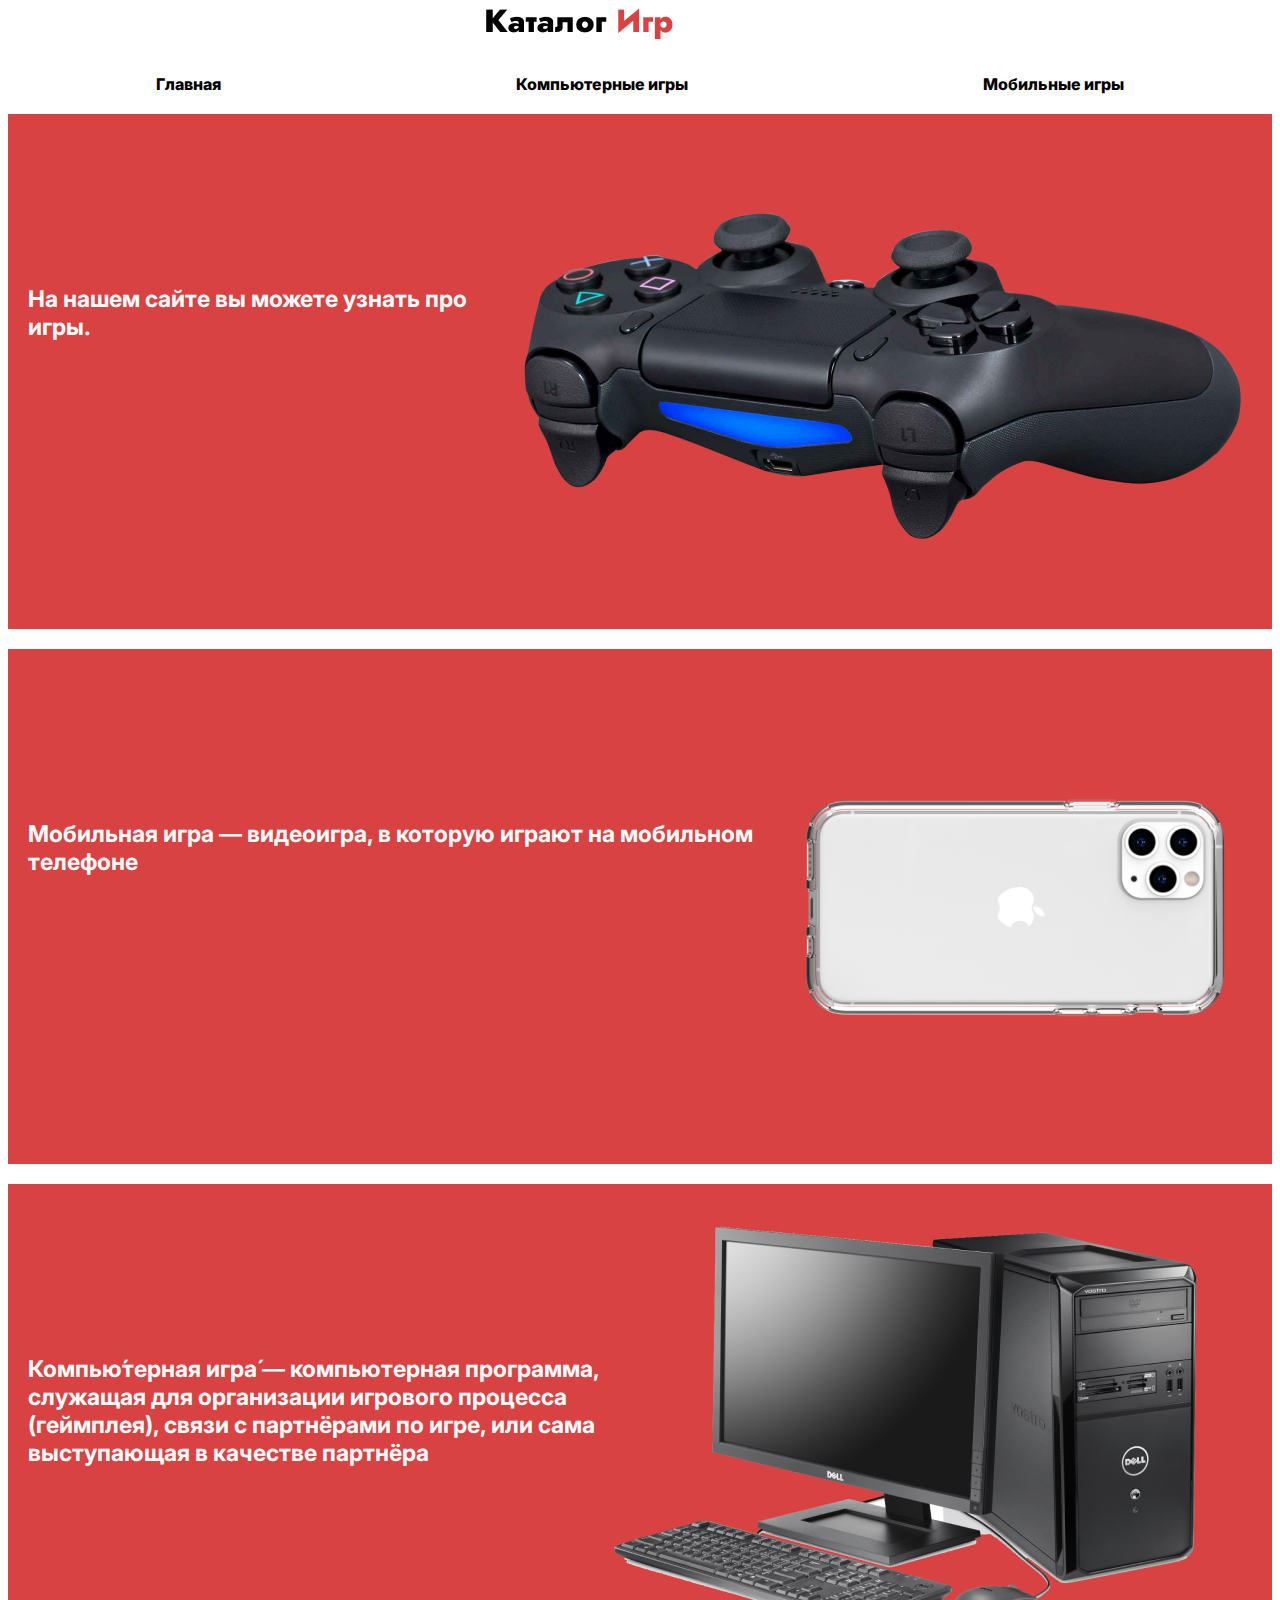
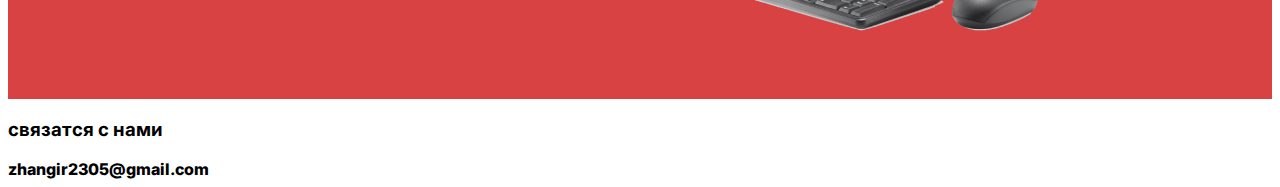
<file: index.html>
<!DOCTYPE html>
<html lang="en">
<head>
    <meta charset="UTF-8">
    <meta http-equiv="X-UA-Compatible" content="IE=edge">
    <meta name="viewport" content="width=device-width, initial-scale=1.0">
    <title>Каталог игр</title>
    <link rel="stylesheet" href="styles/style1.css">
    <link rel="preconnect" href="https://fonts.googleapis.com">
<link rel="preconnect" href="https://fonts.gstatic.com" crossorigin>
<link href="https://fonts.googleapis.com/css2?family=Inter&display=swap" rel="stylesheet">
</head>
<body>
 <img class="i1" src="images/Каталог Игр.png" alt="">   
 <header>
    <div><a href="index.html">Главная</a></div>
    <div><a href="compgames.html">Компьютерные игры</a></div>
    <div><a href="mobilegames.html">Мобильные игры</a></div>
 </header>
 <main>
<div class="d1">
<p>На нашем сайте вы можете узнать про игры.</p>
<img src="images/image 3.png" alt="">
</div>
<div class="d1">
<p>Мобильная игра — видеоигра, в которую играют на мобильном телефоне</p>
<img src="images/image 4.png" alt="">
</div>
<div class="d1">
<p>Компью́терная игра́ — компьютерная программа, служащая для организации игрового процесса (геймплея), связи с партнёрами по игре, или сама выступающая в качестве партнёра</p>
<img src="images/image 2.png" alt="">
</div>
<footer>

    <h3>cвязатся с нами</h3>
    <a href="">zhangir2305@gmail.com</a>
</footer>




 </main>
</body>
</html>
</file>
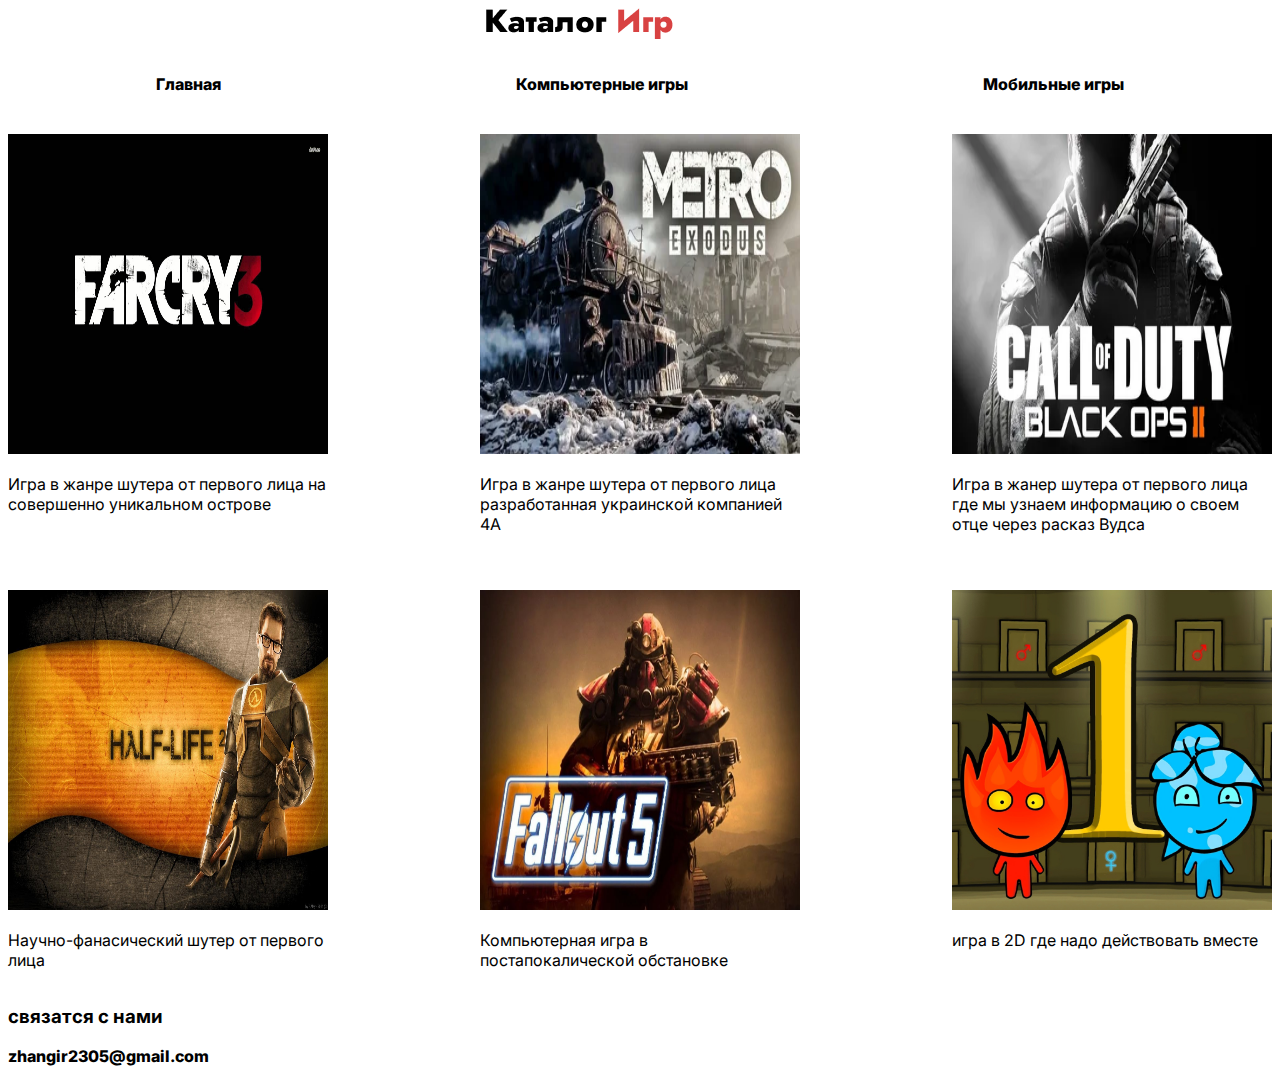
<file: compgames.html>
<!DOCTYPE html>
<html lang="en">
<head>
    <meta charset="UTF-8">
    <meta http-equiv="X-UA-Compatible" content="IE=edge">
    <meta name="viewport" content="width=device-width, initial-scale=1.0">
    <title>Компьютерные игры </title>
    <link rel="stylesheet" href="styles/style2.css">
    <link rel="preconnect" href="https://fonts.googleapis.com">
<link rel="preconnect" href="https://fonts.gstatic.com" crossorigin>
<link href="https://fonts.googleapis.com/css2?family=Inter&display=swap" rel="stylesheet">
</head>
<body>
    <img  class="i1" src="images/Каталог Игр.png" alt="">   
 <header>
    <div><a href="index.html">Главная</a></div>
    <div><a href="compgames.html">Компьютерные игры</a></div>
    <div><a href="mobilegames.html">Мобильные игры</a></div>
 </header>
 <main>
    <div class="d1">
        <img class="s1" src="images/far-cry-3-logo-on-black-noiwlatffroznrje.jpg" alt="">
    <p>Игра в жанре шутера от первого лица на совершенно уникальном острове</p>
    </div>
    <div class="d1">
        <img class="s1" src="images/i (1).webp" alt="">
        <p>Игра в жанре шутера от первого лица разработанная украинской компанией 4А</p>
    </div>
    <div class="d1">
        <img class="s1" src="images/i.webp" alt="">
        <p>Игра в жанер шутера от первого лица где мы узнаем информацию о своем отце через расказ Вудса</p>
    </div>
    <div class="d1">
        <img class="s1" src="images/thumb-1920-342942.jpg" alt="">
        <p>Научно-фанасический шутер от первого лица</p>
    </div>
    <div class="d1">
        <img class="s1" src="images/svIQh06rshaqgsCvz161Xw.jpeg" alt="">
        <p>Компьютерная игра в постапокалической обстановке</p>
    </div>
    <div class="d1">
        <img class="s1" src="images/1670546169_26-kartinkin-net-p-ogon-i-voda-kartinki-pinterest-27.jpg" alt="">
        <p>игра в 2D  где надо действовать вместе</p>
    </div>
 </main>
 <footer>

    <h3>cвязатся с нами</h3>
    <a href="">zhangir2305@gmail.com</a>
</footer>
</body>
</html>
</file>
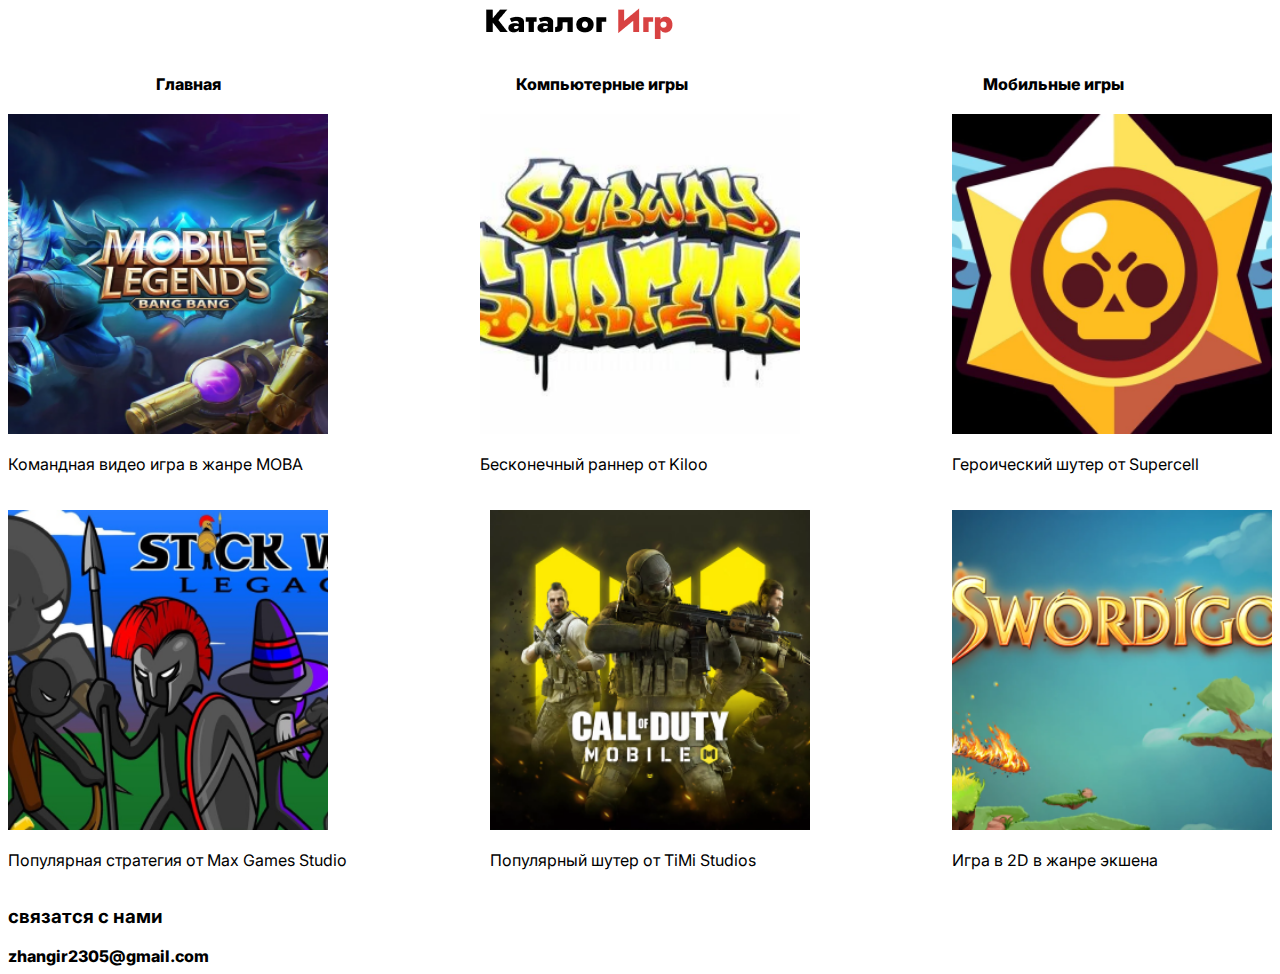
<file: mobilegames.html>
<!DOCTYPE html>
<html lang="en">
<head>
    <meta charset="UTF-8">
    <meta http-equiv="X-UA-Compatible" content="IE=edge">
    <meta name="viewport" content="width=device-width, initial-scale=1.0">
    <title>Компьютерные игры </title>
    <link rel="stylesheet" href="styles/style3.css">
    <link rel="preconnect" href="https://fonts.googleapis.com">
<link rel="preconnect" href="https://fonts.gstatic.com" crossorigin>
<link href="https://fonts.googleapis.com/css2?family=Inter&display=swap" rel="stylesheet">
</head>
<body>
    <img  class="i1" src="images/Каталог Игр.png" alt="">   
 <header>
    <div><a href="index.html">Главная</a></div>
    <div><a href="compgames.html">Компьютерные игры</a></div>
    <div><a href="mobilegames.html">Мобильные игры</a></div>
 </header>
 <main>
    <div class="d1">
<img class="a1"  src="images/image 1.png" alt="">
<p>Командная видео игра в жанре MOBA</p>
    </div>
    <div class="d1">
<img class="a1" src="images/Rectangle 3.png" alt="">
<p>Бесконечный раннер от Kiloo</p>
    </div>
    <div class="d1">
<img class="a1" src="images/Rectangle 4 (1).png" alt="">
<p>Героический шутер от Supercell</p>
    </div>
    <div class="d1">
<img class="a1"  src="images/Rectangle 2.png" alt="">
<p>Популярная стратегия от Max Games Studio</p>
    </div>
    <div class="d1">
<img  class="a1" src="images/Rectangle 5.png" alt="">
<p>Популярный шутер от TiMi Studios</p>
<p></p>
    </div>
    <div class="d1">
<img class="a1" src="images/Rectangle 6.png" alt="">
<p>Игра в 2D в жанре экшена</p>
    </div>
 </main>
 <footer>

    <h3>cвязатся с нами</h3>
    <a href="">zhangir2305@gmail.com</a>
</footer>
</body>
</html>
</file>
<file: styles/style1.css>
body{
    font-family: 'Inter', sans-serif;
}
header{
    display: flex;
    justify-content: space-around;
    margin-top: 30px;
}
.i1{
    margin-left: 478px;
    
}
a{
    text-decoration: none;
    color: black;
    font-weight: 800;
}
a:hover{
    background-color: rgba(107, 104, 255, 0.473);
}
.d1{
    display: flex;
justify-content: space-around;
background-color: #D84242;
margin-top: 20px;
padding: 20px;
}
p{
    margin-top: 151px;
    font-size: 23px;
    font-weight: 700;
    color: rgb(255, 255, 255);
}
</file>
<file: styles/style2.css>
body{
    font-family: 'Inter', sans-serif;
}
header{
    display: flex;
    justify-content: space-around;
    margin-top: 30px;
}
.i1{
    margin-left: 478px;
    
}
a{
    text-decoration: none;
    color: black;
    font-weight: 800;
}
a:hover{
    background-color: rgba(107, 104, 255, 0.473);
}
main{
    display: flex;
    justify-content: space-between;
    flex-wrap: wrap;
    margin-left:auto;
    margin-right: auto;
    

}
.d1{
    margin-top: 20px;
    width: 320px  ;
}
.s1{
    height: 320px ;
    width: 320px  ;
    margin-top: 20px;
}
</file>
<file: styles/style3.css>
body{
    font-family: 'Inter', sans-serif;
}
header{
    display: flex;
    justify-content: space-around;
    margin-top: 30px;
}
.i1{
    margin-left: 478px;
    
}
a{
    text-decoration: none;
    color: black;
    font-weight: 800;
}
a:hover{
    background-color: rgba(107, 104, 255, 0.473);
}
main{
    display: flex;
    
    justify-content: space-between;
    flex-wrap: wrap;
    margin-left:auto;
    margin-right: auto;

}
.d1{
    margin-top: 20px;
    
}
.a1{
    height: 320px ;
    width: 320px  ;
}
</file>
